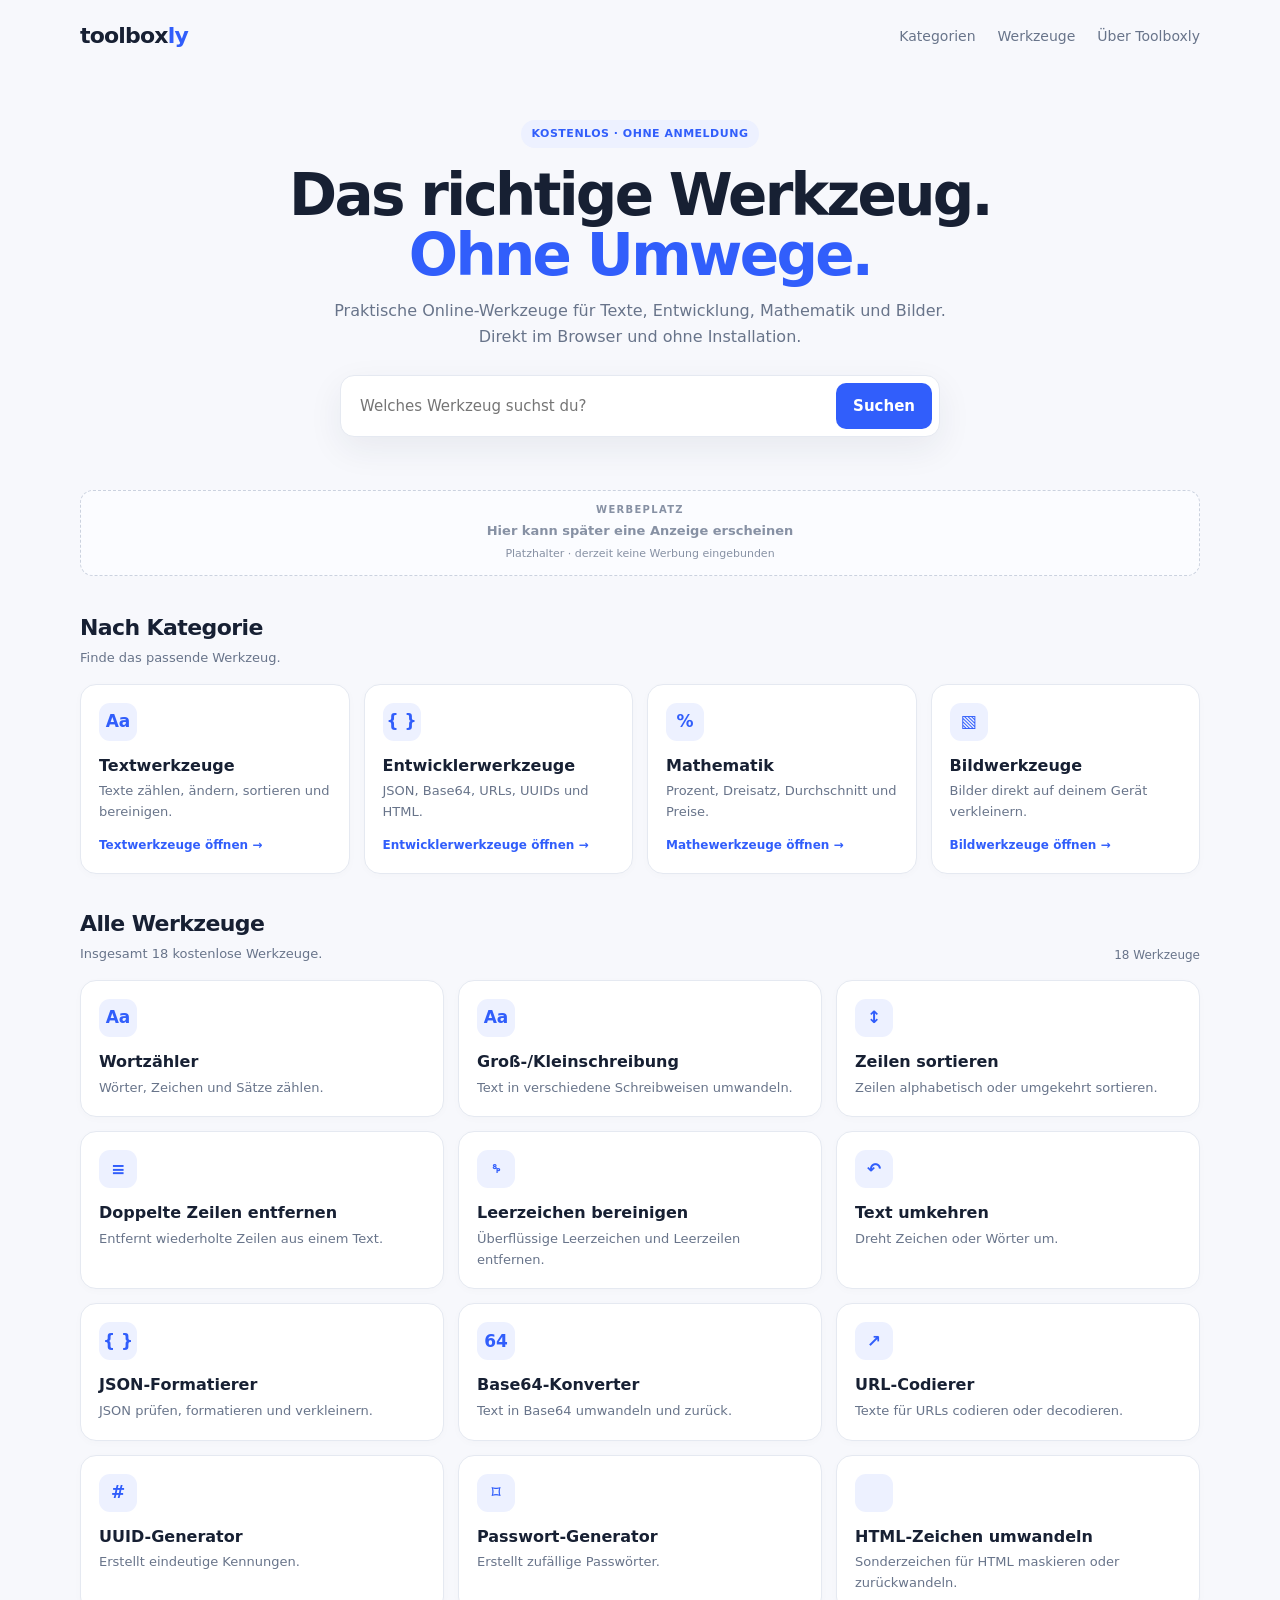
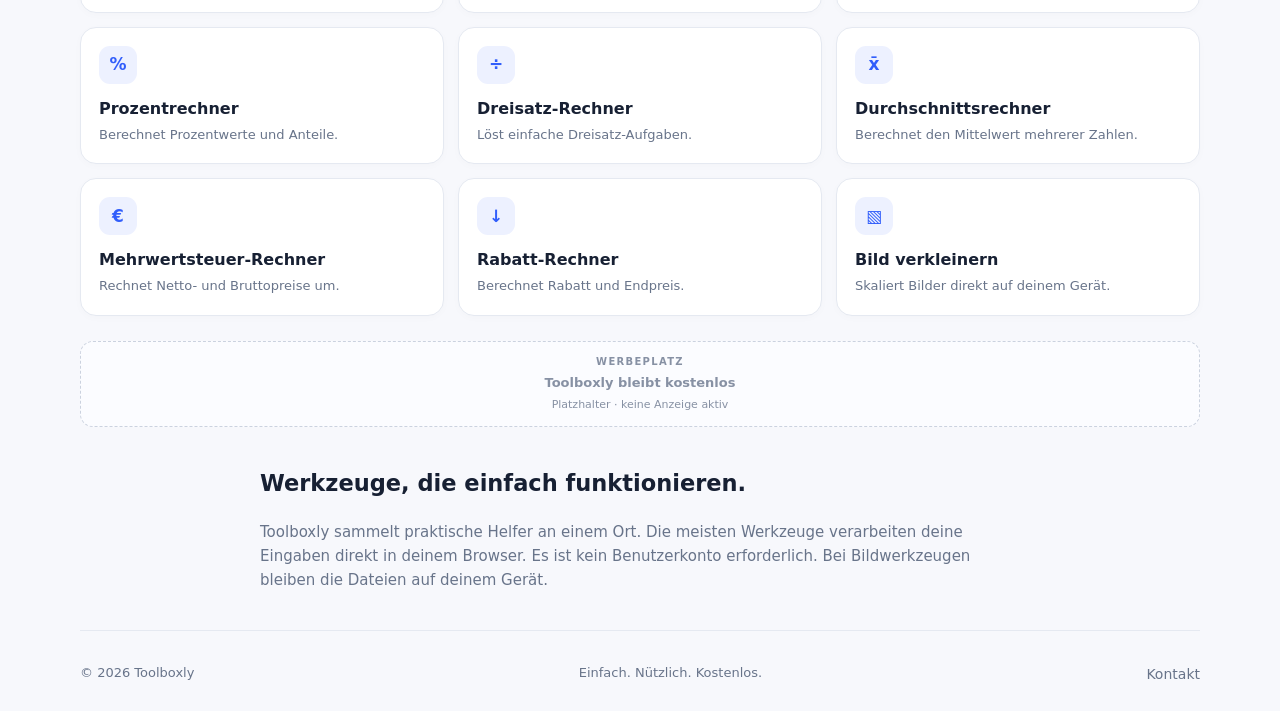
<file: index.html>
<!doctype html><html lang="de"><head><meta charset="utf-8"><meta name="viewport" content="width=device-width,initial-scale=1"><meta http-equiv="Cache-Control" content="no-cache, no-store, must-revalidate"><meta http-equiv="Pragma" content="no-cache"><meta http-equiv="Expires" content="0">
<script async src="https://pagead2.googlesyndication.com/pagead/js/adsbygoogle.js?client=ca-pub-2537104692874620" crossorigin="anonymous"></script><meta name="description" content="Kostenlose Online-Werkzeuge für Texte, Entwickler, Mathematik und Bilder. Ohne Anmeldung direkt im Browser."><meta name="theme-color" content="#f7f8fc"><title>Toolboxly – Kostenlose Online-Tools</title><link rel="stylesheet" href="assets/css/style.css?v=20261115"><script>
(async function () {
  const embeddedVersion = "2026-11-15.2";
  const params = new URLSearchParams(window.location.search);
  try {
    const response = await fetch("/version.json?check=" + Date.now(), { cache: "no-store" });
    if (!response.ok) return;
    const data = await response.json();
    const latestVersion = String(data.version || embeddedVersion);
    if (params.get("toolboxly") === latestVersion) return;
    params.set("toolboxly", latestVersion);
    window.location.replace(window.location.pathname + "?" + params.toString() + window.location.hash);
  } catch (error) {
    console.warn("Toolboxly: Versionsprüfung nicht möglich.", error);
  }
})();
</script></head><body><header class="wrap top"><a class="brand" href="index.html">toolbox<span>ly</span></a><nav><a href="#kategorien">Kategorien</a><a href="#werkzeuge">Werkzeuge</a><a href="#info">Über Toolboxly</a></nav></header><main class="wrap"><section class="hero"><span class="eyebrow">KOSTENLOS · OHNE ANMELDUNG</span><h1>Das richtige Werkzeug.<br><span style="color:var(--accent)">Ohne Umwege.</span></h1><p>Praktische Online-Werkzeuge für Texte, Entwicklung, Mathematik und Bilder. Direkt im Browser und ohne Installation.</p><div class="search"><input id="search" type="search" placeholder="Welches Werkzeug suchst du?" aria-label="Werkzeuge durchsuchen"><button type="button" onclick="document.querySelector('#werkzeuge').scrollIntoView({behavior:'smooth'})">Suchen</button></div></section><div class="ad"><small>WERBEPLATZ</small><strong>Hier kann später eine Anzeige erscheinen</strong><span style="font-size:11px">Platzhalter · derzeit keine Werbung eingebunden</span></div><section id="kategorien"><div class="section-head"><div><h2>Nach Kategorie</h2><p>Finde das passende Werkzeug.</p></div></div><div class="category-grid"><a class="category" href="tools/text/index.html"><span class="ico">Aa</span><h3>Textwerkzeuge</h3><p>Texte zählen, ändern, sortieren und bereinigen.</p><span class="arrow">Textwerkzeuge öffnen →</span></a><a class="category" href="tools/entwickler/index.html"><span class="ico">{ }</span><h3>Entwicklerwerkzeuge</h3><p>JSON, Base64, URLs, UUIDs und HTML.</p><span class="arrow">Entwicklerwerkzeuge öffnen →</span></a><a class="category" href="tools/mathematik/index.html"><span class="ico">%</span><h3>Mathematik</h3><p>Prozent, Dreisatz, Durchschnitt und Preise.</p><span class="arrow">Mathewerkzeuge öffnen →</span></a><a class="category" href="tools/bilder/index.html"><span class="ico">▧</span><h3>Bildwerkzeuge</h3><p>Bilder direkt auf deinem Gerät verkleinern.</p><span class="arrow">Bildwerkzeuge öffnen →</span></a></div></section><section id="werkzeuge"><div class="section-head"><div><h2>Alle Werkzeuge</h2><p>Insgesamt 18 kostenlose Werkzeuge.</p></div><span id="count" style="font-size:12px;color:var(--muted)">18 Werkzeuge</span></div><div class="grid" id="toolGrid"></div><div class="empty" id="empty">Keine passenden Werkzeuge gefunden.</div></section><section class="panel" id="panel" aria-live="polite"><div class="panel-head"><h2 id="panelTitle">Werkzeug</h2><button class="close" id="close">Schließen</button></div><div id="toolBody"></div></section><div class="ad"><small>WERBEPLATZ</small><strong>Toolboxly bleibt kostenlos</strong><span style="font-size:11px">Platzhalter · keine Anzeige aktiv</span></div><section id="info" style="max-width:760px;margin:38px auto"><h2>Werkzeuge, die einfach funktionieren.</h2><p style="color:var(--muted)">Toolboxly sammelt praktische Helfer an einem Ort. Die meisten Werkzeuge verarbeiten deine Eingaben direkt in deinem Browser. Es ist kein Benutzerkonto erforderlich. Bei Bildwerkzeugen bleiben die Dateien auf deinem Gerät.</p></section></main><footer class="wrap footer"><span>© <span id="year"></span> Toolboxly</span><span>Einfach. Nützlich. Kostenlos.</span><span><a class="muted-link" href="mailto:kontakt@toolboxly.example">Kontakt</a></span></footer><script src="assets/js/app.js?v=20261115"></script></body></html>
</file>
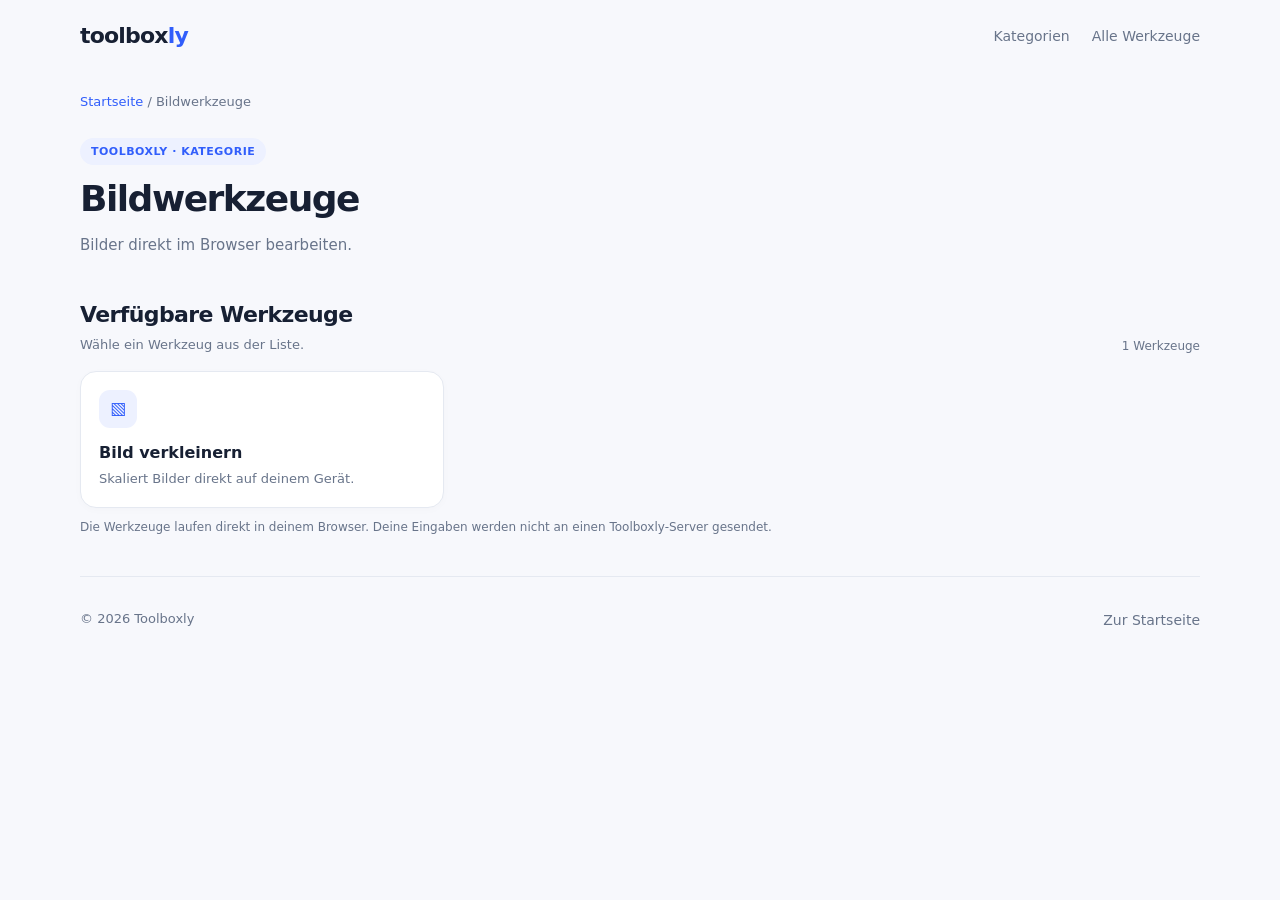
<file: tools/bilder/index.html>
<!doctype html><html lang="de"><head><meta charset="utf-8"><meta name="viewport" content="width=device-width,initial-scale=1"><meta http-equiv="Cache-Control" content="no-cache, no-store, must-revalidate"><meta http-equiv="Pragma" content="no-cache"><meta http-equiv="Expires" content="0">
<script async src="https://pagead2.googlesyndication.com/pagead/js/adsbygoogle.js?client=ca-pub-2537104692874620" crossorigin="anonymous"></script><meta name="description" content="Bilder direkt im Browser bearbeiten. Kostenlose Online-Tools von Toolboxly."><title>Bildwerkzeuge – Toolboxly</title><link rel="stylesheet" href="../../assets/css/style.css?v=20261115"><script>
(async function () {
  const embeddedVersion = "2026-11-15.2";
  const params = new URLSearchParams(window.location.search);
  try {
    const response = await fetch("/version.json?check=" + Date.now(), { cache: "no-store" });
    if (!response.ok) return;
    const data = await response.json();
    const latestVersion = String(data.version || embeddedVersion);
    if (params.get("toolboxly") === latestVersion) return;
    params.set("toolboxly", latestVersion);
    window.location.replace(window.location.pathname + "?" + params.toString() + window.location.hash);
  } catch (error) {
    console.warn("Toolboxly: Versionsprüfung nicht möglich.", error);
  }
})();
</script></head><body data-category="image"><header class="wrap top"><a class="brand" href="../../index.html">toolbox<span>ly</span></a><nav><a href="../../index.html#kategorien">Kategorien</a><a href="../../index.html#werkzeuge">Alle Werkzeuge</a></nav></header><main class="wrap"><div class="breadcrumbs"><a href="../../index.html">Startseite</a> / Bildwerkzeuge</div><section class="page-title"><span class="eyebrow">TOOLBOXLY · KATEGORIE</span><h1>Bildwerkzeuge</h1><p>Bilder direkt im Browser bearbeiten.</p></section><section><div class="section-head"><div><h2>Verfügbare Werkzeuge</h2><p>Wähle ein Werkzeug aus der Liste.</p></div><span id="count" style="font-size:12px;color:var(--muted)"></span></div><div class="grid" id="toolGrid"></div><div class="empty" id="empty">In dieser Kategorie gibt es noch keine Werkzeuge.</div></section><section class="panel" id="panel" aria-live="polite"><div class="panel-head"><h2 id="panelTitle">Werkzeug</h2><button class="close" id="close">Schließen</button></div><div id="toolBody"></div></section><p class="note">Die Werkzeuge laufen direkt in deinem Browser. Deine Eingaben werden nicht an einen Toolboxly-Server gesendet.</p></main><footer class="wrap footer"><span>© <span id="year"></span> Toolboxly</span><a class="muted-link" href="../../index.html">Zur Startseite</a></footer><script src="../../assets/js/app.js?v=20261115"></script></body></html>
</file>
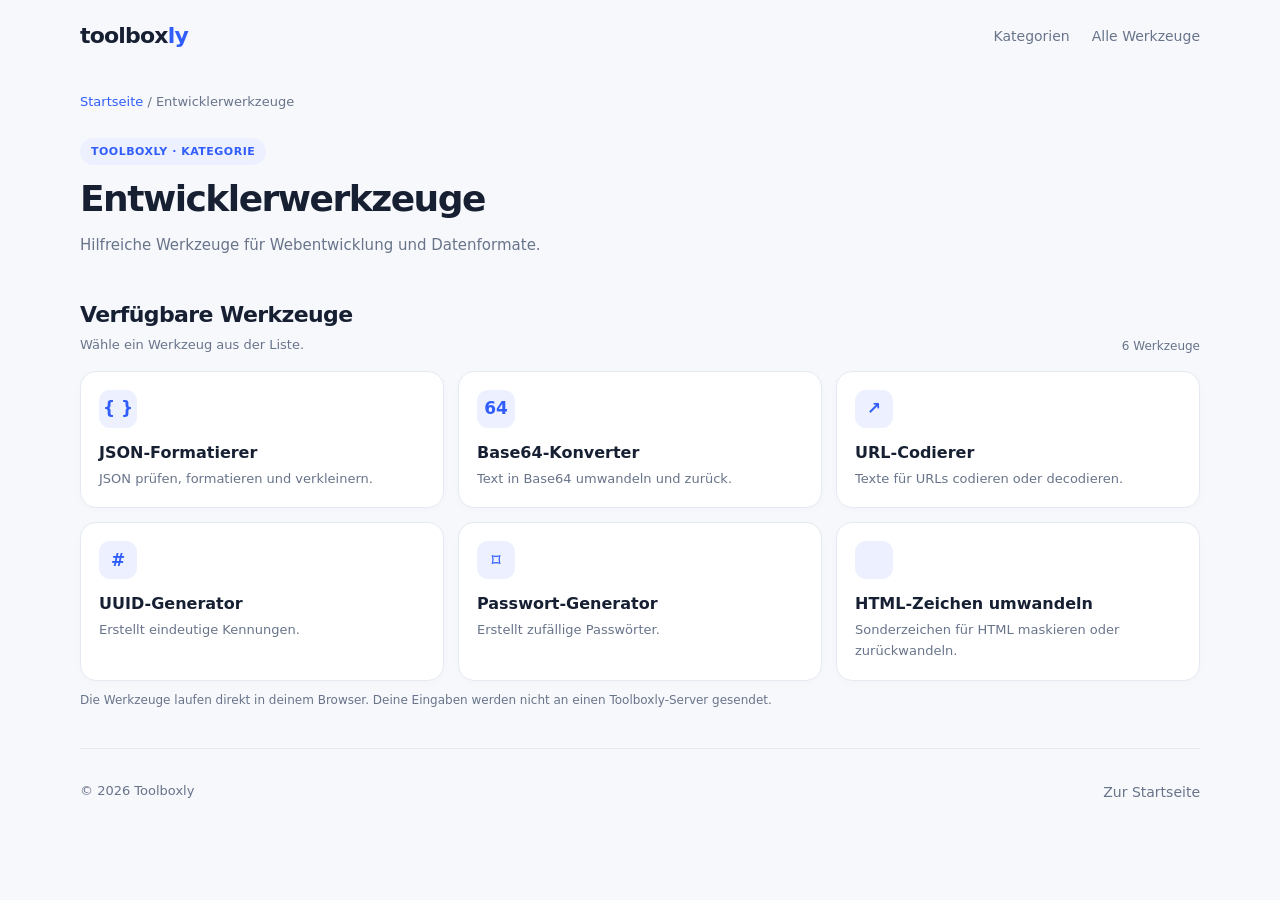
<file: tools/entwickler/index.html>
<!doctype html><html lang="de"><head><meta charset="utf-8"><meta name="viewport" content="width=device-width,initial-scale=1"><meta http-equiv="Cache-Control" content="no-cache, no-store, must-revalidate"><meta http-equiv="Pragma" content="no-cache"><meta http-equiv="Expires" content="0">
<script async src="https://pagead2.googlesyndication.com/pagead/js/adsbygoogle.js?client=ca-pub-2537104692874620" crossorigin="anonymous"></script><meta name="description" content="Hilfreiche Werkzeuge für Webentwicklung und Datenformate. Kostenlose Online-Tools von Toolboxly."><title>Entwicklerwerkzeuge – Toolboxly</title><link rel="stylesheet" href="../../assets/css/style.css?v=20261115"><script>
(async function () {
  const embeddedVersion = "2026-11-15.2";
  const params = new URLSearchParams(window.location.search);
  try {
    const response = await fetch("/version.json?check=" + Date.now(), { cache: "no-store" });
    if (!response.ok) return;
    const data = await response.json();
    const latestVersion = String(data.version || embeddedVersion);
    if (params.get("toolboxly") === latestVersion) return;
    params.set("toolboxly", latestVersion);
    window.location.replace(window.location.pathname + "?" + params.toString() + window.location.hash);
  } catch (error) {
    console.warn("Toolboxly: Versionsprüfung nicht möglich.", error);
  }
})();
</script></head><body data-category="dev"><header class="wrap top"><a class="brand" href="../../index.html">toolbox<span>ly</span></a><nav><a href="../../index.html#kategorien">Kategorien</a><a href="../../index.html#werkzeuge">Alle Werkzeuge</a></nav></header><main class="wrap"><div class="breadcrumbs"><a href="../../index.html">Startseite</a> / Entwicklerwerkzeuge</div><section class="page-title"><span class="eyebrow">TOOLBOXLY · KATEGORIE</span><h1>Entwicklerwerkzeuge</h1><p>Hilfreiche Werkzeuge für Webentwicklung und Datenformate.</p></section><section><div class="section-head"><div><h2>Verfügbare Werkzeuge</h2><p>Wähle ein Werkzeug aus der Liste.</p></div><span id="count" style="font-size:12px;color:var(--muted)"></span></div><div class="grid" id="toolGrid"></div><div class="empty" id="empty">In dieser Kategorie gibt es noch keine Werkzeuge.</div></section><section class="panel" id="panel" aria-live="polite"><div class="panel-head"><h2 id="panelTitle">Werkzeug</h2><button class="close" id="close">Schließen</button></div><div id="toolBody"></div></section><p class="note">Die Werkzeuge laufen direkt in deinem Browser. Deine Eingaben werden nicht an einen Toolboxly-Server gesendet.</p></main><footer class="wrap footer"><span>© <span id="year"></span> Toolboxly</span><a class="muted-link" href="../../index.html">Zur Startseite</a></footer><script src="../../assets/js/app.js?v=20261115"></script></body></html>
</file>
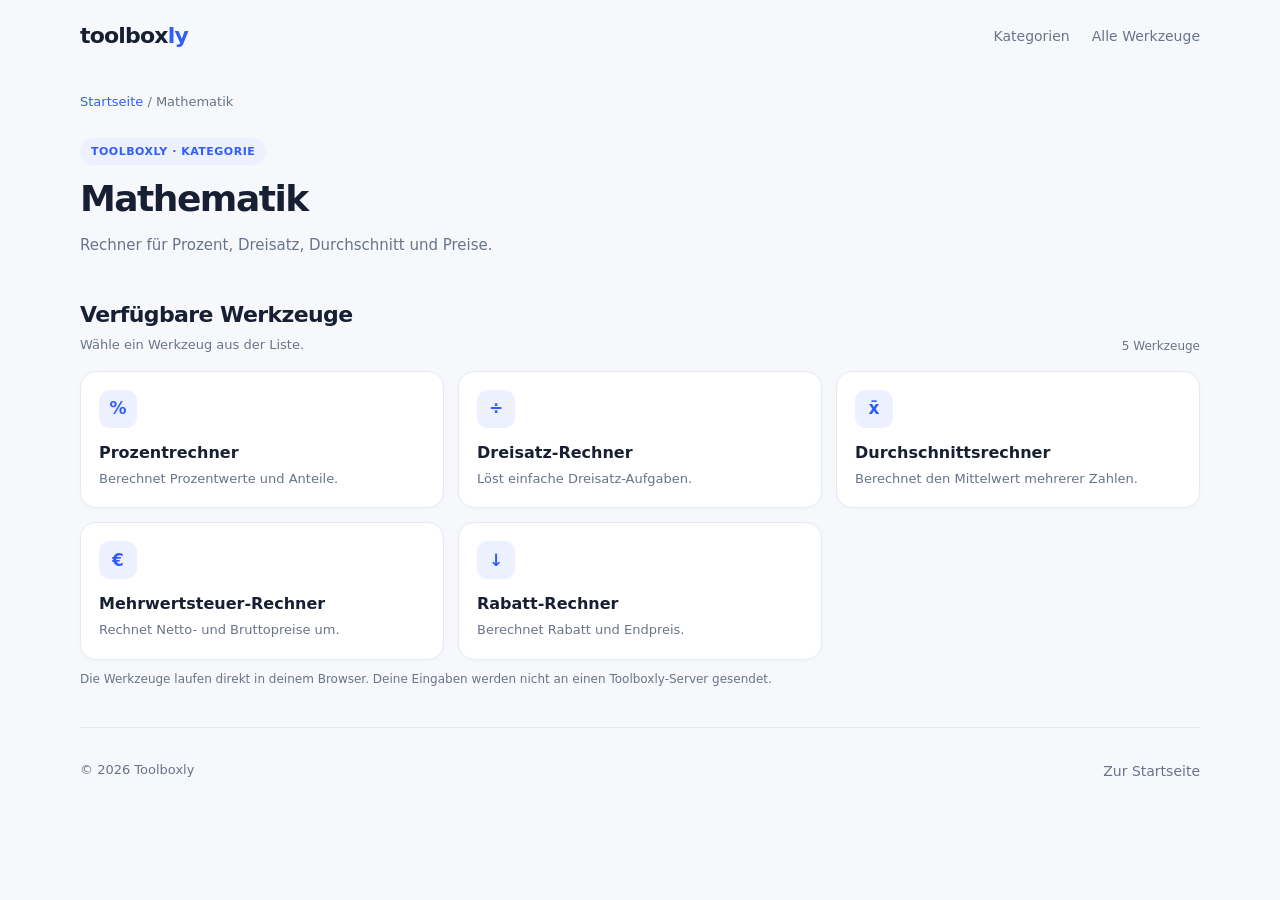
<file: tools/mathematik/index.html>
<!doctype html><html lang="de"><head><meta charset="utf-8"><meta name="viewport" content="width=device-width,initial-scale=1"><meta http-equiv="Cache-Control" content="no-cache, no-store, must-revalidate"><meta http-equiv="Pragma" content="no-cache"><meta http-equiv="Expires" content="0">
<script async src="https://pagead2.googlesyndication.com/pagead/js/adsbygoogle.js?client=ca-pub-2537104692874620" crossorigin="anonymous"></script><meta name="description" content="Rechner für Prozent, Dreisatz, Durchschnitt und Preise. Kostenlose Online-Tools von Toolboxly."><title>Mathematik – Toolboxly</title><link rel="stylesheet" href="../../assets/css/style.css?v=20261115"><script>
(async function () {
  const embeddedVersion = "2026-11-15.2";
  const params = new URLSearchParams(window.location.search);
  try {
    const response = await fetch("/version.json?check=" + Date.now(), { cache: "no-store" });
    if (!response.ok) return;
    const data = await response.json();
    const latestVersion = String(data.version || embeddedVersion);
    if (params.get("toolboxly") === latestVersion) return;
    params.set("toolboxly", latestVersion);
    window.location.replace(window.location.pathname + "?" + params.toString() + window.location.hash);
  } catch (error) {
    console.warn("Toolboxly: Versionsprüfung nicht möglich.", error);
  }
})();
</script></head><body data-category="math"><header class="wrap top"><a class="brand" href="../../index.html">toolbox<span>ly</span></a><nav><a href="../../index.html#kategorien">Kategorien</a><a href="../../index.html#werkzeuge">Alle Werkzeuge</a></nav></header><main class="wrap"><div class="breadcrumbs"><a href="../../index.html">Startseite</a> / Mathematik</div><section class="page-title"><span class="eyebrow">TOOLBOXLY · KATEGORIE</span><h1>Mathematik</h1><p>Rechner für Prozent, Dreisatz, Durchschnitt und Preise.</p></section><section><div class="section-head"><div><h2>Verfügbare Werkzeuge</h2><p>Wähle ein Werkzeug aus der Liste.</p></div><span id="count" style="font-size:12px;color:var(--muted)"></span></div><div class="grid" id="toolGrid"></div><div class="empty" id="empty">In dieser Kategorie gibt es noch keine Werkzeuge.</div></section><section class="panel" id="panel" aria-live="polite"><div class="panel-head"><h2 id="panelTitle">Werkzeug</h2><button class="close" id="close">Schließen</button></div><div id="toolBody"></div></section><p class="note">Die Werkzeuge laufen direkt in deinem Browser. Deine Eingaben werden nicht an einen Toolboxly-Server gesendet.</p></main><footer class="wrap footer"><span>© <span id="year"></span> Toolboxly</span><a class="muted-link" href="../../index.html">Zur Startseite</a></footer><script src="../../assets/js/app.js?v=20261115"></script></body></html>
</file>
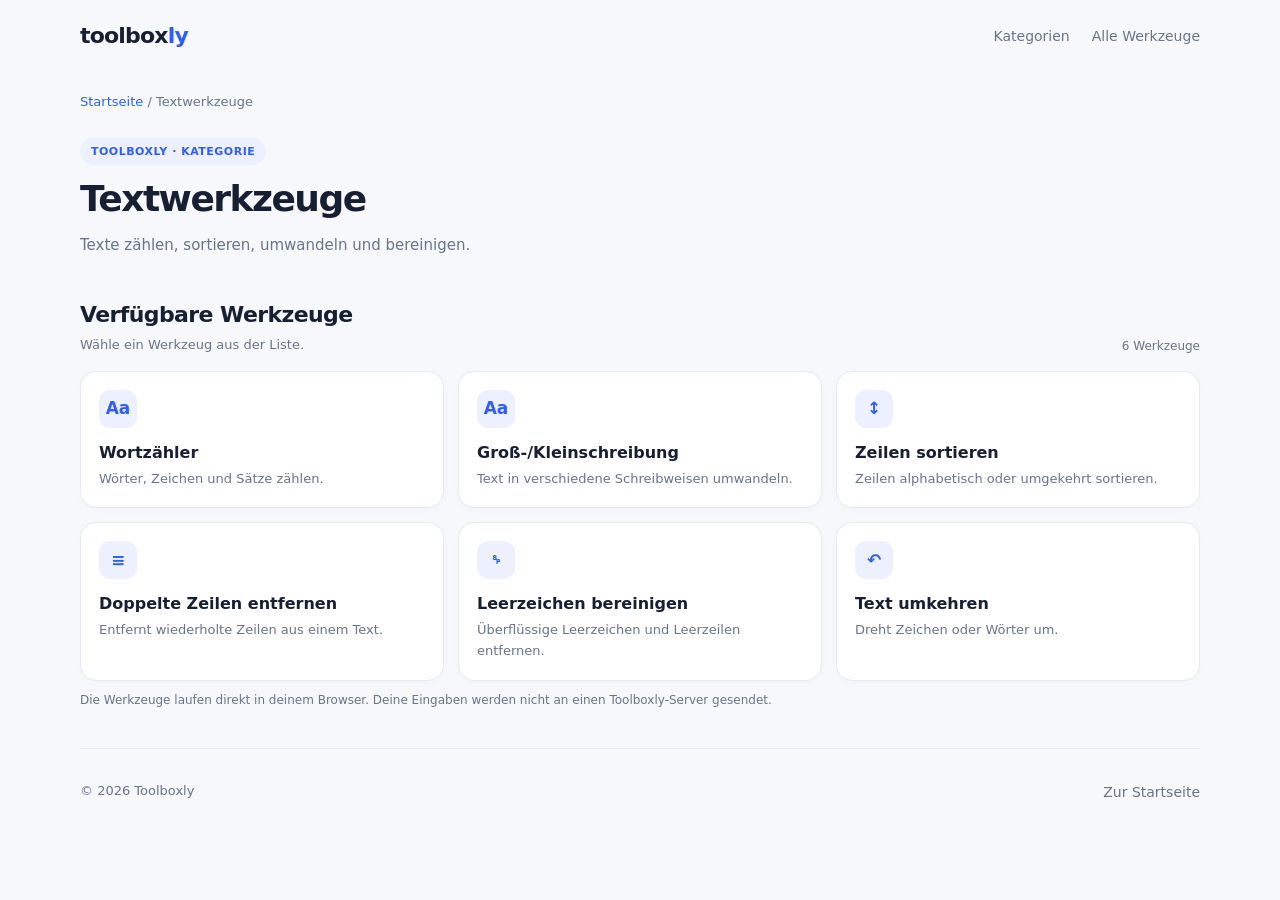
<file: tools/text/index.html>
<!doctype html><html lang="de"><head><meta charset="utf-8"><meta name="viewport" content="width=device-width,initial-scale=1"><meta http-equiv="Cache-Control" content="no-cache, no-store, must-revalidate"><meta http-equiv="Pragma" content="no-cache"><meta http-equiv="Expires" content="0">
<script async src="https://pagead2.googlesyndication.com/pagead/js/adsbygoogle.js?client=ca-pub-2537104692874620" crossorigin="anonymous"></script><meta name="description" content="Texte zählen, sortieren, umwandeln und bereinigen. Kostenlose Online-Tools von Toolboxly."><title>Textwerkzeuge – Toolboxly</title><link rel="stylesheet" href="../../assets/css/style.css?v=20261115"><script>
(async function () {
  const embeddedVersion = "2026-11-15.2";
  const params = new URLSearchParams(window.location.search);
  try {
    const response = await fetch("/version.json?check=" + Date.now(), { cache: "no-store" });
    if (!response.ok) return;
    const data = await response.json();
    const latestVersion = String(data.version || embeddedVersion);
    if (params.get("toolboxly") === latestVersion) return;
    params.set("toolboxly", latestVersion);
    window.location.replace(window.location.pathname + "?" + params.toString() + window.location.hash);
  } catch (error) {
    console.warn("Toolboxly: Versionsprüfung nicht möglich.", error);
  }
})();
</script></head><body data-category="text"><header class="wrap top"><a class="brand" href="../../index.html">toolbox<span>ly</span></a><nav><a href="../../index.html#kategorien">Kategorien</a><a href="../../index.html#werkzeuge">Alle Werkzeuge</a></nav></header><main class="wrap"><div class="breadcrumbs"><a href="../../index.html">Startseite</a> / Textwerkzeuge</div><section class="page-title"><span class="eyebrow">TOOLBOXLY · KATEGORIE</span><h1>Textwerkzeuge</h1><p>Texte zählen, sortieren, umwandeln und bereinigen.</p></section><section><div class="section-head"><div><h2>Verfügbare Werkzeuge</h2><p>Wähle ein Werkzeug aus der Liste.</p></div><span id="count" style="font-size:12px;color:var(--muted)"></span></div><div class="grid" id="toolGrid"></div><div class="empty" id="empty">In dieser Kategorie gibt es noch keine Werkzeuge.</div></section><section class="panel" id="panel" aria-live="polite"><div class="panel-head"><h2 id="panelTitle">Werkzeug</h2><button class="close" id="close">Schließen</button></div><div id="toolBody"></div></section><p class="note">Die Werkzeuge laufen direkt in deinem Browser. Deine Eingaben werden nicht an einen Toolboxly-Server gesendet.</p></main><footer class="wrap footer"><span>© <span id="year"></span> Toolboxly</span><a class="muted-link" href="../../index.html">Zur Startseite</a></footer><script src="../../assets/js/app.js?v=20261115"></script></body></html>
</file>
<file: assets/css/style.css>
:root{color-scheme:light;--bg:#f7f8fc;--surface:#fff;--ink:#172033;--muted:#68748a;--line:#e5e9f1;--accent:#315efb;--soft:#edf1ff;--shadow:0 12px 35px rgba(25,39,75,.07)}*{box-sizing:border-box}body{margin:0;background:var(--bg);color:var(--ink);font:15px/1.6 Inter,system-ui,-apple-system,BlinkMacSystemFont,"Segoe UI",sans-serif}a{color:inherit}button,input,textarea,select{font:inherit}button{cursor:pointer}.wrap{width:min(1120px,calc(100% - 36px));margin:auto}.top{height:72px;display:flex;align-items:center;justify-content:space-between}.brand{font-size:22px;font-weight:850;letter-spacing:-.8px;text-decoration:none}.brand span{color:var(--accent)}nav{display:flex;gap:22px}nav a,.muted-link{color:var(--muted);text-decoration:none;font-size:14px}.hero{text-align:center;padding:48px 0 28px}.eyebrow{display:inline-flex;padding:5px 11px;border-radius:30px;background:var(--soft);color:var(--accent);font-size:11px;font-weight:800;letter-spacing:.5px}.hero h1{font-size:clamp(36px,6vw,58px);line-height:1.05;letter-spacing:-2.7px;margin:17px 0 12px}.hero p{max-width:650px;margin:0 auto;color:var(--muted);font-size:16px}.search{margin:25px auto 0;max-width:600px;display:flex;background:#fff;border:1px solid var(--line);padding:7px;border-radius:14px;box-shadow:var(--shadow)}.search input{border:0;outline:0;flex:1;min-width:0;padding:10px 12px;background:transparent}.primary,.search button{border:0;border-radius:10px;background:var(--accent);color:white;font-weight:700;padding:11px 17px}.ad{min-height:86px;border:1px dashed #cbd2df;border-radius:13px;background:#fbfcff;display:flex;flex-direction:column;align-items:center;justify-content:center;gap:3px;color:#8791a4;margin:25px auto 34px;text-align:center}.ad small{font-size:10px;letter-spacing:1.3px;font-weight:800}.ad strong{font-size:13px;font-weight:600}.section-head{display:flex;justify-content:space-between;align-items:end;margin:32px 0 15px}.section-head h2{font-size:22px;letter-spacing:-.6px;margin:0}.section-head p{margin:3px 0 0;color:var(--muted);font-size:13px}.grid{display:grid;grid-template-columns:repeat(3,1fr);gap:14px}.category-grid{display:grid;grid-template-columns:repeat(4,1fr);gap:14px}.tool,.category{border:1px solid var(--line);background:var(--surface);border-radius:16px;padding:18px;text-align:left;transition:.18s;box-shadow:0 2px 8px rgba(25,39,75,.02);text-decoration:none;display:block}.tool:hover,.category:hover{transform:translateY(-3px);box-shadow:var(--shadow);border-color:#cbd5ff}.tool button{all:unset;cursor:pointer;display:block;width:100%}.ico{width:38px;height:38px;border-radius:11px;background:var(--soft);display:grid;place-items:center;color:var(--accent);font-weight:850;font-size:17px}.tool h3,.category h3{margin:12px 0 3px;font-size:16px}.tool p,.category p{margin:0;color:var(--muted);font-size:13px}.category .arrow{display:block;color:var(--accent);font-size:12px;font-weight:750;margin-top:13px}.panel{display:none;margin:26px 0;padding:24px;background:#fff;border:1px solid var(--line);border-radius:18px;box-shadow:var(--shadow)}.panel.open{display:block}.panel-head{display:flex;justify-content:space-between;gap:12px;align-items:center;margin-bottom:16px}.panel h2{font-size:22px;margin:0}.close,.secondary{border:1px solid var(--line);background:#fff;border-radius:10px;padding:9px 13px;color:var(--muted)}.field{display:grid;gap:7px;margin:12px 0}.field label{font-weight:700;font-size:13px}.field textarea,.field input,.field select{width:100%;border:1px solid var(--line);border-radius:10px;padding:12px;background:#fff;color:var(--ink);outline-color:var(--accent)}textarea{min-height:125px;resize:vertical}.actions{display:flex;flex-wrap:wrap;gap:9px;margin-top:12px}.result{margin-top:13px;padding:13px;background:#f5f7fb;border-radius:10px;color:#34415a;overflow-wrap:anywhere;white-space:pre-wrap}.empty{display:none;color:var(--muted);padding:24px;text-align:center}.footer{padding:32px 0 26px;margin-top:38px;border-top:1px solid var(--line);display:flex;justify-content:space-between;gap:15px;color:var(--muted);font-size:13px}.breadcrumbs{color:var(--muted);font-size:13px;margin-top:20px}.breadcrumbs a{color:var(--accent);text-decoration:none}.page-title{padding:25px 0 8px}.page-title h1{font-size:36px;letter-spacing:-1.5px;margin:5px 0}.page-title p{color:var(--muted);margin:0}.note{color:var(--muted);font-size:12px;margin-top:10px}.hidden{display:none!important}@media(max-width:760px){.grid{grid-template-columns:repeat(2,1fr)}.category-grid{grid-template-columns:repeat(2,1fr)}nav{gap:12px}.hero{padding-top:34px}.footer{flex-direction:column}}@media(max-width:480px){.grid,.category-grid{grid-template-columns:1fr}.top{height:64px}nav a{font-size:12px}.hero h1{letter-spacing:-1.8px}.ad{min-height:75px}.panel{padding:17px}}
</file>
